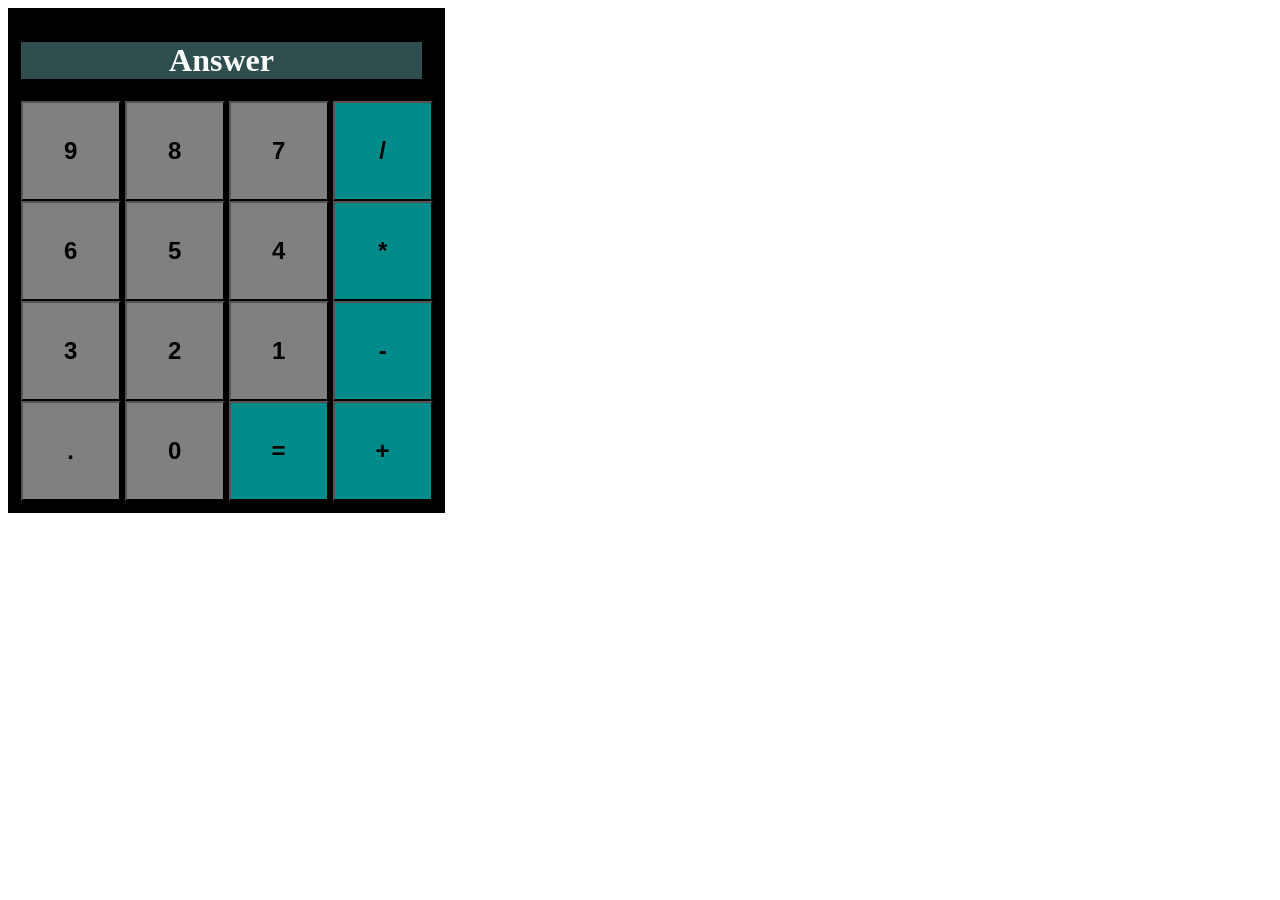
<file: calculate/index.html>
<!DOCTYPE html>
<html lang="en">
<head>
    <meta charset="UTF-8">
    <meta name="viewport" content="width=device-width, initial-scale=1.0">
    <title>Document</title>

    <style>
        button{
            background-color: grey; 
            height: 100px; width: 100px; 
            font-size: x-large; 
            font-weight: bold;
        }
        .operator,.equal{
            background-color: darkcyan;
        }
        .screen{
            background-color:darkslategrey;
            color: white;
            width: 97.5%;
        }
        .main{
            background-color: black;
            padding: 1%;
            width: 412px;
        }
        h2{
            font-weight: lighter;
        }

    </style>
</head>
<body>
    <div class="main">
        <div class="screen">
            <center><h1>Answer</h1></center>
        </div>
            <div class="keys">
                <button class="number">9</button>
                <button class="number">8</button>
                <button class="number">7</button>
                <button class="operator">/</button>

                <br>

                <button class="number">6</button>
                <button class="number">5</button>
                <button class="number">4</button>
                <button class="operator">*</button>

                <br>

                <button class="number">3</button>
                <button class="number">2</button>
                <button class="number">1</button>
                <button class="operator">-</button>

                <br>

                <button class="number">.</button>
                <button class="number">0</button>
                <button class="equal">=</button>
                <button class="operator">+</button>
            </div>
    </div>

    <script src="index.js"></script>
</body>
</html>
</file>
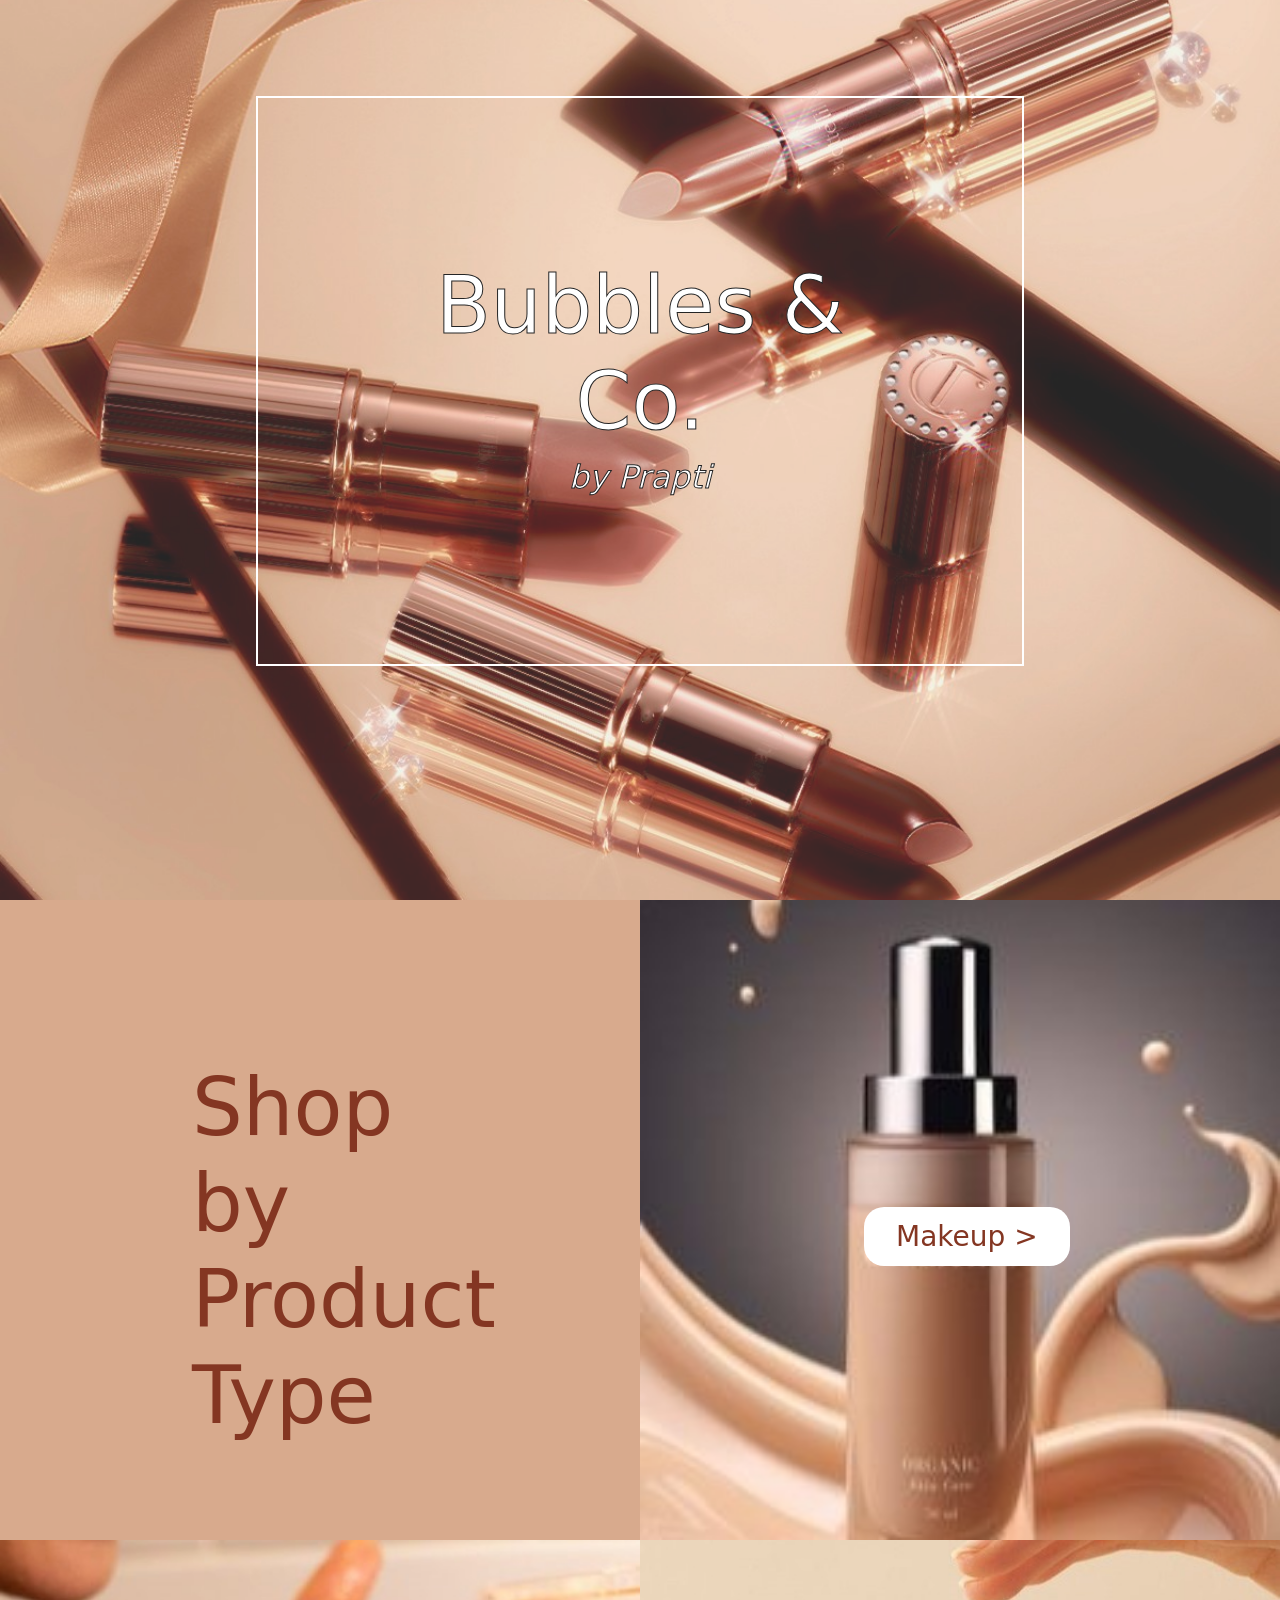
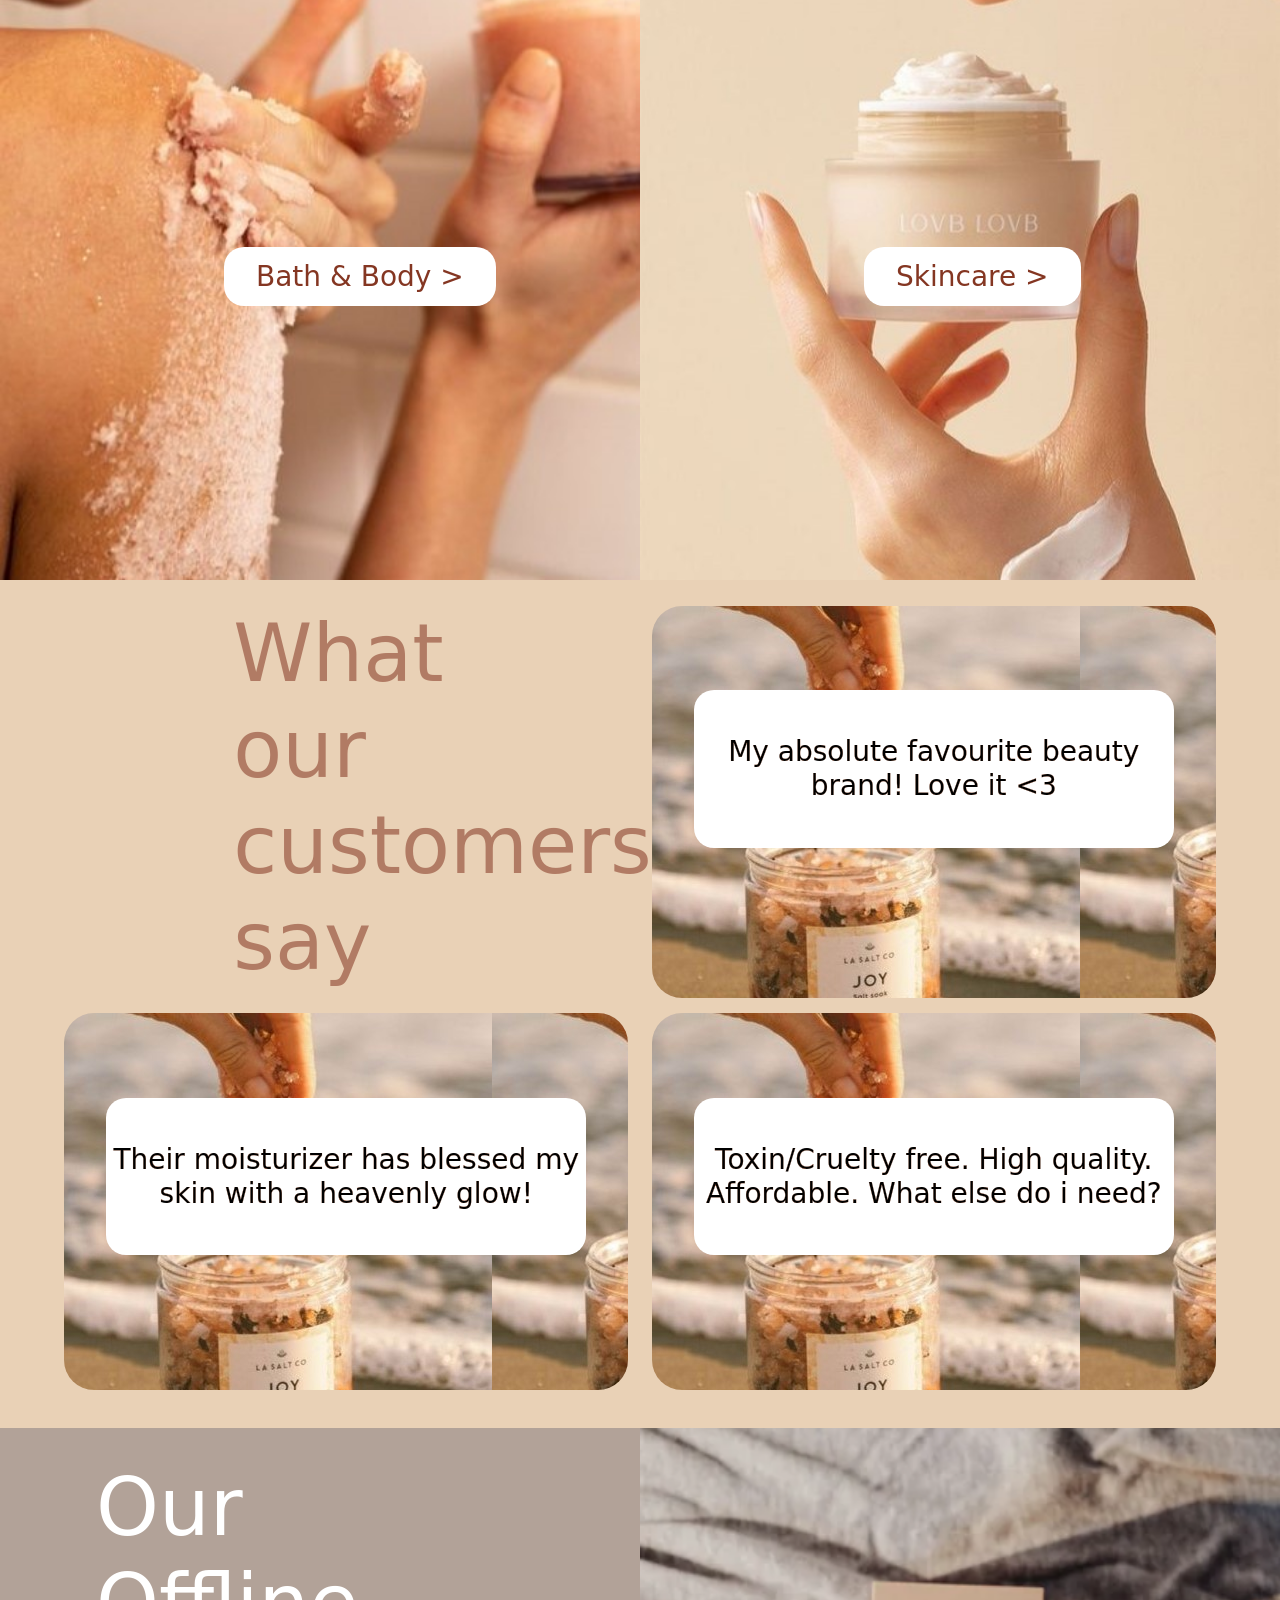
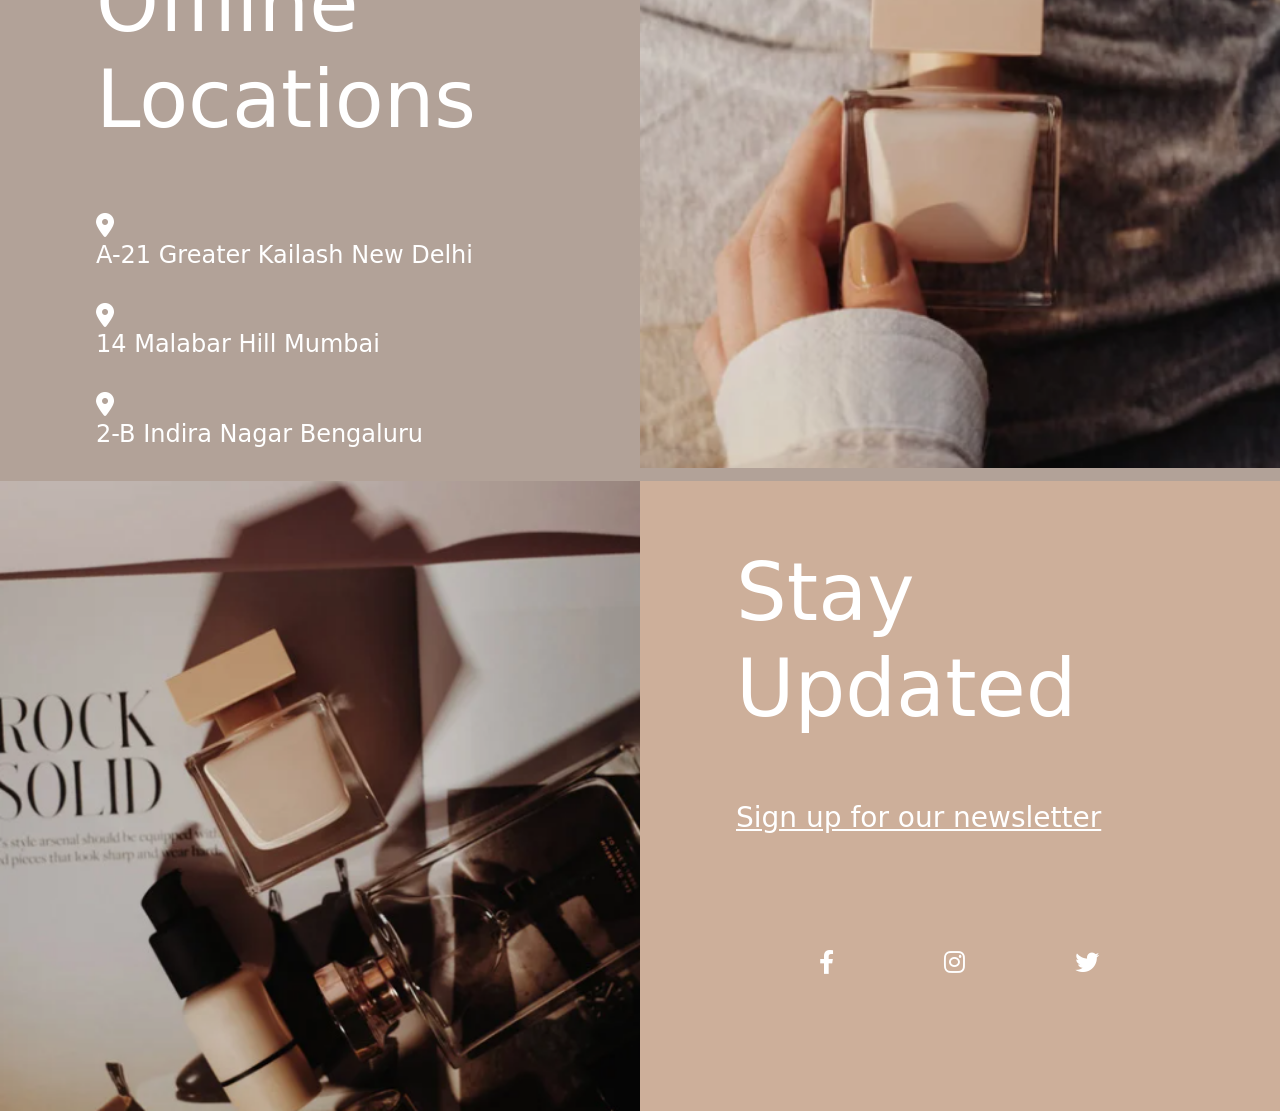
<file: page/index.html>
<!DOCTYPE html>
<html lang="en">
<head>
    <meta charset="UTF-8">
    <meta name="viewport" content="width=device-width, initial-scale=1.0">
    <title>Bubbles & Co.</title>

    <link href="https://cdn.jsdelivr.net/npm/bootstrap@5.3.0-alpha1/dist/css/bootstrap.min.css" rel="stylesheet" integrity="sha384-GLhlTQ8iRABdZLl6O3oVMWSktQOp6b7In1Zl3/Jr59b6EGGoI1aFkw7cmDA6j6gD" crossorigin="anonymous">
    <script src="https://cdn.jsdelivr.net/npm/@popperjs/core@2.9.2/dist/umd/popper.min.js" integrity="sha384-IQsoLXl5PILFhosVNubq5LC7Qb9DXgDA9i+tQ8Zj3iwWAwPtgFTxbJ8NT4GN1R8p" crossorigin="anonymous"></script>
    <script src="https://cdn.jsdelivr.net/npm/bootstrap@5.3.0-alpha1/dist/js/bootstrap.min.js" integrity="sha384-cVKIPhGWiC2Al4u+LWgxfKTRIcfu0JTxR+EQDz/bgldoEyl4H0zUF0QKbrJ0EcQF" crossorigin="anonymous"></script>
    <link rel="stylesheet" href="https://cdnjs.cloudflare.com/ajax/libs/font-awesome/6.0.0-beta3/css/all.min.css">

    <link rel="stylesheet" href="index.css">
</head>
<body>
<div class="one">
    <div class="one-text">
        <h1>Bubbles & Co.</h1>
        <h2><i>by Prapti</i></h2>
    </div>
</div>

<div class="two">
    <div class="two-grid">
        <div>
            <h1>Shop <br>by <br>Product <br> Type</h1>
        </div>
        <div>
            <a href="" class="makeup-link">
                <h3>Makeup ></h3>
                <img src="makeup-pics/foundation.jpg" alt="">
                
            </a>
        </div>

        <div>
            <a href="" class="bath-link">
                <h3>Bath & Body ></h3>
                <img src="makeup-pics/scrub.jpg" alt="">
            </a>
        </div>
        <div>
            <a href="" class="skincare-link">
                <h3>Skincare ></h3>
                <img src="makeup-pics/skincare.jpg" alt="">
            </a>
        </div>
        
    </div>
</div>

<div class="three">
    <div class="three-grid">
        <div>
            <h1>What <br> our <br> customers <br>say</h1>
        </div>
        <div class="cust">
            <h3>My absolute favourite beauty brand! Love it <3</h3>
        </div>
        <div class="cust">
            <h3>Their moisturizer has blessed my skin with a heavenly glow!</h3>
        </div>
        <div class="cust">
            <h3>Toxin/Cruelty free. High quality. Affordable. What else do i need?</h3>
        </div>
    </div>
</div>

<div class="four">
    <div class="four-grid">
        <div>
            <h1>Our <br>Offline <br> Locations</h1><br>
            <h4><i class="fa-solid fa-location-dot fas"></i> <br> A-21 Greater Kailash New Delhi</h4>
            <h4><i class="fa-solid fa-location-dot fas"></i><br> 14  Malabar Hill Mumbai</h4>
            <h4><i class="fa-solid fa-location-dot fas"></i><br> 2-B Indira Nagar Bengaluru</h4>
        </div>
        <img src="makeup-pics/locations.png" alt="">
        <div>

        </div>
    </div>
</div>
    
<div class="five">
    <div class="five-grid">
        <div>
            <img src="makeup-pics/newsletter.png" alt="">
        </div>
        <div>
            <h1>
                Stay <br> Updated
            </h1>
            <h3>
                <a href="">
                    Sign up for our newsletter
                </a>
            </h3>
            <h4>
                <a href="www.facebook.com">
                    <i class="fa-brands fa-facebook-f"></i>
                </a>
               <a href="">
                <i class="fa-brands fa-instagram"></i>
               </a>
                <a href="">
                    <i class="fa-brands fa-twitter"></i>
                </a>
            </h4>
        </div>
    </div>
</div>
</body>
</html>
</file>
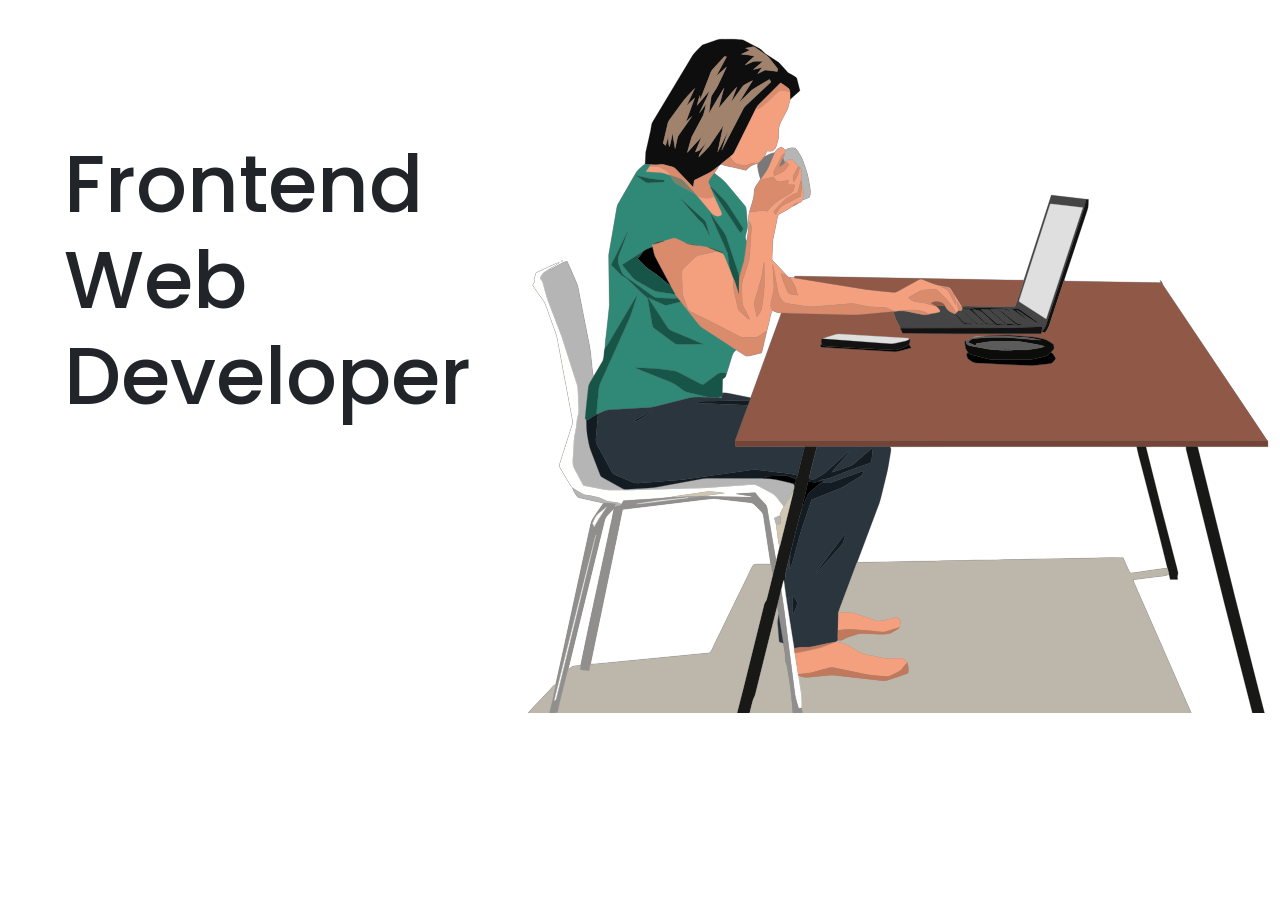
<file: portfolio/index.html>
<!DOCTYPE html>
<html lang="en">
<head>
    <meta charset="UTF-8">
    <meta name="viewport" content="width=device-width, initial-scale=1.0">
    <title>Prapti's Portfolio</title>
    <link rel="preconnect" href="https://fonts.googleapis.com">
    <link rel="preconnect" href="https://fonts.gstatic.com" crossorigin>
    <link href="https://fonts.googleapis.com/css2?family=Josefin+Sans&family=Poppins&display=swap" rel="stylesheet">
    <link href="https://cdn.jsdelivr.net/npm/bootstrap@5.3.0-alpha1/dist/css/bootstrap.min.css" rel="stylesheet" integrity="sha384-GLhlTQ8iRABdZLl6O3oVMWSktQOp6b7In1Zl3/Jr59b6EGGoI1aFkw7cmDA6j6gD" crossorigin="anonymous">
  <script src="https://cdn.jsdelivr.net/npm/@popperjs/core@2.9.2/dist/umd/popper.min.js" integrity="sha384-IQsoLXl5PILFhosVNubq5LC7Qb9DXgDA9i+tQ8Zj3iwWAwPtgFTxbJ8NT4GN1R8p" crossorigin="anonymous"></script>
  <script src="https://cdn.jsdelivr.net/npm/bootstrap@5.0.2/dist/js/bootstrap.min.js" integrity="sha384-cVKIPhGWiC2Al4u+LWgxfKTRIcfu0JTxR+EQDz/bgldoEyl4H0zUF0QKbrJ0EcQF" crossorigin="anonymous"></script>

    <link rel="stylesheet" href="index-styles.css">
</head>
<body>

      <div class="one" id="top">
        <div class="one-sub">
          <img src="page-img.png" alt="" class="delay-class">
          <h1 class="delay-class">Frontend Web <br> Developer</h1>
        </div>

        <h4 class="delay-class">Hi! I'm Prapti.</h4><br>
        <h6 class="delay-class">I am a Web Dev enthusiast and also a keen learner. <br>
            Know more about me ➙
        </h6>

        <div class="btn-list delay-class">
          <button class="btn-1" onclick="window.location.href='about.html';">About Me</button>
          <button class="btn-2">My Resume</button>
        </div>

        <center>
          <a href="#top" class="delay-class" style="color: darkgray;">Back to top</a>
        </center>
        
      </div>
      
  <script src="https://ajax.googleapis.com/ajax/libs/jquery/3.7.0/jquery.min.js"></script>
  <script src="index.js"></script>
</body>
</html>
</file>
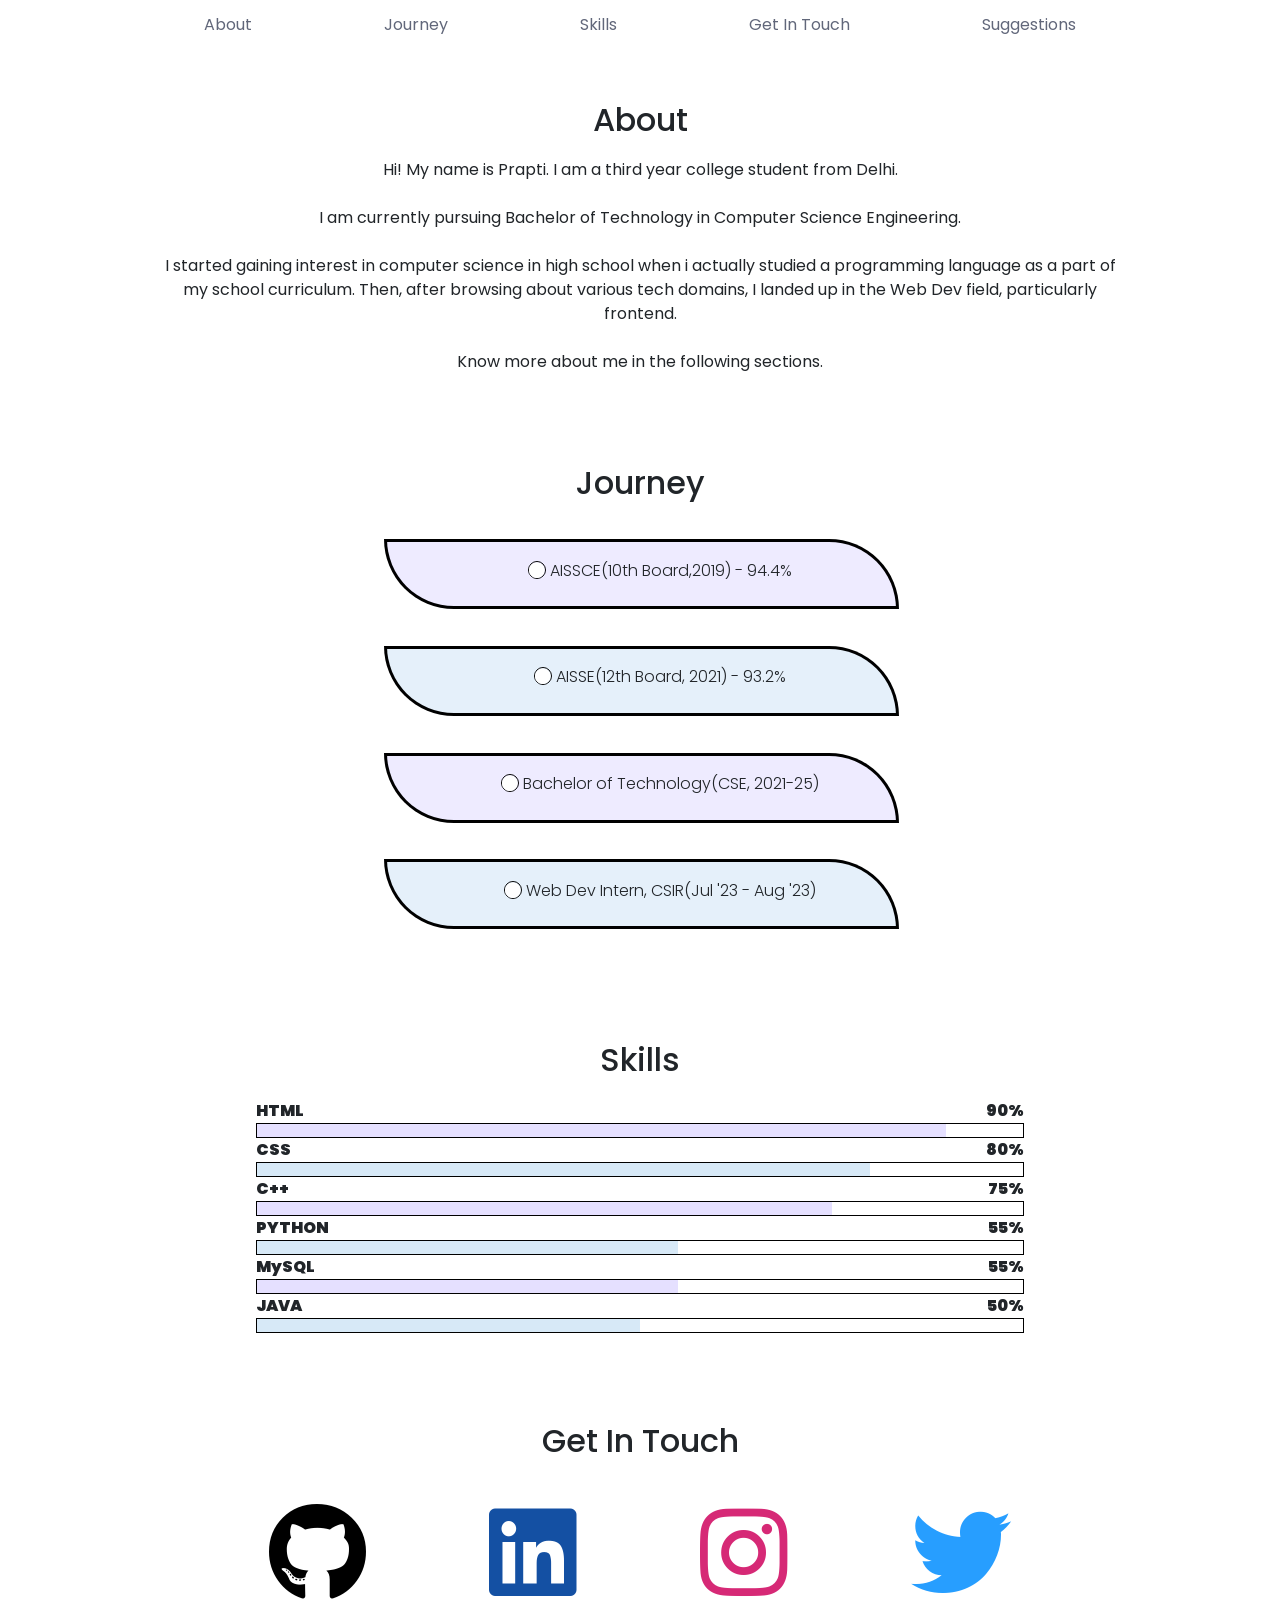
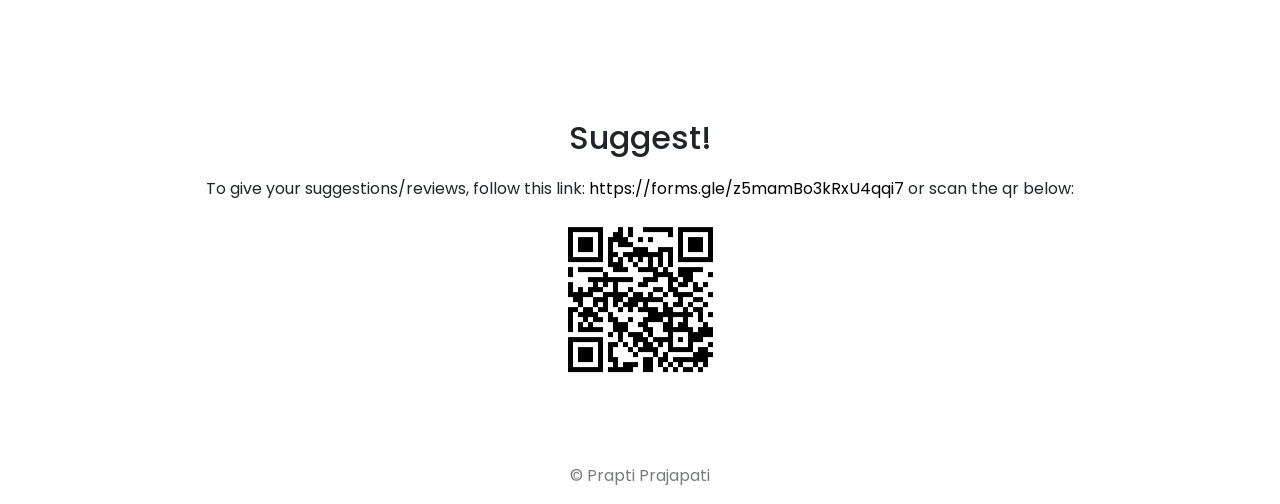
<file: portfolio/about.html>
<!DOCTYPE html>
<html lang="en">
<head>
    <meta charset="UTF-8">
    <meta name="viewport" content="width=device-width, initial-scale=1.0">
    <title>Prapti's Portfolio</title>

    <link rel="preconnect" href="https://fonts.googleapis.com">
    <link rel="preconnect" href="https://fonts.gstatic.com" crossorigin>
    <link href="https://fonts.googleapis.com/css2?family=Josefin+Sans&family=Poppins&display=swap" rel="stylesheet">
    <link href="https://cdn.jsdelivr.net/npm/bootstrap@5.3.0-alpha1/dist/css/bootstrap.min.css" rel="stylesheet" integrity="sha384-GLhlTQ8iRABdZLl6O3oVMWSktQOp6b7In1Zl3/Jr59b6EGGoI1aFkw7cmDA6j6gD" crossorigin="anonymous">
    <script src="https://cdn.jsdelivr.net/npm/@popperjs/core@2.9.2/dist/umd/popper.min.js" integrity="sha384-IQsoLXl5PILFhosVNubq5LC7Qb9DXgDA9i+tQ8Zj3iwWAwPtgFTxbJ8NT4GN1R8p" crossorigin="anonymous"></script>
    <script src="https://cdn.jsdelivr.net/npm/bootstrap@5.0.2/dist/js/bootstrap.min.js" integrity="sha384-cVKIPhGWiC2Al4u+LWgxfKTRIcfu0JTxR+EQDz/bgldoEyl4H0zUF0QKbrJ0EcQF" crossorigin="anonymous"></script>

    <link rel="stylesheet" href="https://cdnjs.cloudflare.com/ajax/libs/font-awesome/5.15.3/css/all.min.css">

    <link rel="stylesheet" href="about-styles.css">
</head>
<body>
    <div class="links" id="#about-top">
    <a href="#about">About</a>
    <a href="#edu">Journey</a>
    <a href="#exp">Skills</a>
    <a href="#contact">Get In Touch</a>
    <a href="#suggest">Suggestions</a>
</div>



    <div class="main one"  id="about">
        <h2>About</h2>
        <div class="about sub">Hi! My name is Prapti. I am a third year college student from Delhi. <br><br>
                               I am currently pursuing Bachelor of Technology in Computer Science Engineering. <br><br>
                               I started gaining interest in computer science in high school when i actually studied a 
                               programming language as a part of my school curriculum. Then, after browsing about various 
                               tech domains, I landed up in the Web Dev field, particularly frontend. <br><br>
                               Know more about me in the following sections.
        </div>

    </div>


    <div class="main two" id="edu">
        <h2>Journey</h2>
        <div class="edu sub">
          <div class="journey j-purple">
            <h6>
              <i class="fas fa-regular fa-circle"></i> 
              AISSCE(10th Board,2019) - 94.4%
            </h6>
          
          </div>
          <div class="journey j-blue">
            <h6>
              <i class="fas fa-regular fa-circle"></i>
              AISSE(12th Board, 2021) - 93.2%
            </h6>
          </div>
          <div class="journey j-purple">
            <h6>
              <i class="fas fa-regular fa-circle"></i>
              Bachelor of Technology(CSE, 2021-25)
            </h6>
          </div>
          <div class="journey j-blue">
            <h6>
              <i class="fas fa-regular fa-circle"></i>
              Web Dev Intern, CSIR(Jul '23 - Aug '23)
            </h6>
          </div>
        </div>

    </div>
    

    <div class="main three" id="exp">
        <h2>Skills</h2>
            <div class="exp-sub sub" style="width:60%; margin-left:20%;"><div class="box">
                <div class="text">
                  <div>
                    <b>HTML</b>
                  </div>
                  <div>
                    <b>90%</b>
                  </div>
                </div>
                <div class="bar-container">
                  <div class="bar-filled purple-bg" style="width: 90%;"></div> <!-- Adjust the width as needed -->
                </div>
              </div>
              
              <div class="box">
                <div class="text">
                  <div>
                    <b>CSS</b>
                  </div>
                  <div>
                    <b>80%</b>
                  </div>
                </div>
                <div class="bar-container">
                  <div class="bar-filled blue-bg" style="width: 80%;"></div> <!-- Adjust the width as needed -->
                </div>
              </div>
              <div class="box">
                <div class="text">
                  <div>
                    <b>C++</b>
                  </div>
                  <div>
                    <b>75%</b>
                  </div>
                </div>
                <div class="bar-container">
                  <div class="bar-filled purple-bg" style="width: 75%;"></div> <!-- Adjust the width as needed -->
                </div>
              </div>
              <div class="box">
                <div class="text">
                  <div>
                    <b>PYTHON</b>
                  </div>
                  <div>
                    <b>55%</b>
                  </div>
                </div>
                <div class="bar-container">
                  <div class="bar-filled blue-bg" style="width: 55%;"></div> <!-- Adjust the width as needed -->
                </div>
              </div>
              <div class="box">
                <div class="text">
                  <div>
                    <b>MySQL</b>
                  </div>
                  <div>
                    <b>55%</b>
                  </div>
                </div>
                <div class="bar-container">
                  <div class="bar-filled purple-bg" style="width: 55%;"></div> <!-- Adjust the width as needed -->
                </div>
              </div>
              <div class="box">
                <div class="text">
                  <div>
                    <b>JAVA</b>
                  </div>
                  <div>
                    <b>50%</b>
                  </div>
                </div>
                <div class="bar-container">
                  <div class="bar-filled blue-bg" style="width: 50%;"></div> <!-- Adjust the width as needed -->
                </div>
              </div>
                </div>
        
       

    </div>
    

    <div class="main four" id="contact">
        <h2>Get In Touch</h2>
        <div class="contact sub">
          <div class="social-icons">
            <a href="https://github.com/praaptiiiii">
              <i class="fab fa-github" style="color: black;"></i>
            </a>
            <a href="https://www.linkedin.com/in/prapti-prajapati-6a5241232/">
              <i class="fab fa-linkedin" style="color: #1450A3;"></i>
            </a>
            <a href="https://www.instagram.com">
              <i class="fab fa-instagram" style="color: rgb(214,41,118);"></i>
            </a>
            <a href="https://www.twitter.com">
              <i class="fab fa-twitter" style="color: #279EFF;"></i>
            </a>
          </div>
        </div>
    
    </div>
    

    <div class="main five" id="suggest">
        <h2>Suggest!</h2>
        <div class="sub suggest-sub">To give your suggestions/reviews, follow this link: <a href="https://forms.gle/z5mamBo3kRxU4qqi7" 
          style="color: black; margin:0; padding: 0;">https://forms.gle/z5mamBo3kRxU4qqi7</a> or scan the qr below:
            <br><br>
            <img src="qr_image.png" alt=""> 
        </div>


    </div>
        
    <footer>
      <p>© Prapti Prajapati</p>
    </footer>

    <script src="https://ajax.googleapis.com/ajax/libs/jquery/3.7.0/jquery.min.js"></script>
    <script src="about.js"></script>

</body>
</html>
</file>
<file: page/index.css>
body, html {
    height: 100%;
}
  
  .one {
    /* The image used */
    background-image: url("makeup-pics/lipstick-bg-new.jpg");
    opacity: 0.85;
    /* Full height */
    height: 100%;
    z-index: -1;
    /* Center and scale the image nicely */
    background-position: center;
    background-repeat: no-repeat;
    background-size: cover;
    padding-top: 7.5%;
}
.one-text{
    z-index: 1;
    color: white;
    border: 2px solid white;
    margin-left: 20%;
    margin-right: 20%;
    text-align: center;
    padding: 12.5%;
    
    -webkit-text-stroke-width: 1px;
    -webkit-text-stroke-color: black;
}
h1{
    font-size: 5rem;
}

.two{
    background-color: #D8AA8D;
    color: #843622;
}
.two-grid{
    display: grid;
    grid-template-columns: 1fr 1fr;
    grid-template-rows: 1fr 1fr;
}
.two h1 {
    font-weight:300;
    margin-left: 30%;
    margin-top: 25%;
}
.two img{
    width: 100%;
}
.two a{
    color: #843622;
    text-align: center;
    text-decoration: none;
    font-weight: lighter;
    position: relative;
}
a h3{
    position: absolute;
    margin-top: 48%;
    margin-left: 35%;
    text-align: center;
    color: #843622;
    background-color: white;
    padding: 2% 5%;
    border-radius: 20px 20px;
}
a h3:hover{
    padding: 3.5% 5%;
}

.three{
    background-color: #E9D1B6;
    padding-bottom: 3%;
}
.three-grid{
    display: grid;
    grid-template-columns: 1fr 1fr;
    grid-template-rows: 1fr 1fr;
    padding-top: 2%;
    gap: 2%;
    margin-left: 5%;
    margin-right: 5%;
}
.three-grid>div{
    width: 100%;
}
.three h1{
    font-weight: 300;
    margin-left: 5%;
    color: #B17B64;
    margin-left: 30%;
}
.three h3:hover{
    font-size: 1.9rem;
}
.cust{
    background-image: url("makeup-pics/customer.jpg");
    border-radius: 30px 30px;
    color: black;
}
.cust>h3{
    text-align: center;
    color: black;
    -webkit-text-stroke: 0.2px;
    -webkit-text-stroke-color: #A45936;
    background-color: white;
    border-radius: 20px 20px;
    margin-top: 15%;
    margin-left: 7.5%;
    margin-right: 7.5%;
    padding-top: 8%;
    padding-bottom: 8%;
}


.four{
    background-color: #B2A298;
    color: white;
}
.four-grid{
    display: grid;
    grid-template-columns: 1fr 1fr;
}
.four-grid img{
    width: 100%;
}
.four h1{
    font-weight: 300;
    margin-left: 15%;
    margin-top: 5%;
}
.four h4{
    margin: 5%;
    margin-left: 15%;
}

.five{
    background-color: #CDAF9A;
    color: white;
}
.five-grid{
    display: grid;
    grid-template-columns: 1fr 1fr;
}
.five-grid img{
    width: 100%;
}
.five h1{
    font-weight: 300;
    margin-left: 15%;
    margin-top: 10%;
}
.five h3{
    margin: 5%;
    margin-left: 15%;
    font-weight: 350;
    text-decoration: underline;
    margin-bottom: 10%;
    margin-top: 10%;
}
.five h4{
    margin-left: 20%;
}
.five a{
    color: white;
    text-decoration: none;
}
.five i{
    margin-left: 10%;
    margin-right: 10%;
    margin-top: 10%;
}
.five i:hover{
    border: 0.8px solid white;
    font-size: 200%;
}
</file>
<file: portfolio/index-styles.css>
body{
    font-family: 'Josefin Sans', sans-serif;
    font-family: 'Poppins', sans-serif;
}

.one,body{
    
    background-image: url("https://e0.pxfuel.com/wallpapers/1001/972/desktop-wallpaper-opera-r3-light-theme-background.jpg");
}

.one{ 
    padding-top: 3%;
    padding-left: 5%;
    padding-bottom: 1%;
}

.one h1{
    padding-top: 8%;
    font-size: 5rem;
    padding-bottom: 2.5%;
}

button{
    margin: 4%;
    font-size: 1.2rem;
}
img{
    float: right;
    height: 27%;
}
.btn-1{
    background-color: #E5E0FF;
    text-decoration: none;
    opacity: 0.96;
}
.btn-2{
    background-color: #D7E9F7;
    opacity: 0.96;
    text-decoration: none;
}
.btn-1:hover,.btn-2:hover{
    opacity: 1;
    font-weight: 350;
}

@media(max-width:768px){
    
    .one h1{
        font-size: 4.3rem;
        padding-bottom: 10%;
        padding-top: 7%;
    }
    img{
        float: none;
        width: 65%;
        margin-left: 15%;
        margin-bottom: 5%;
    }
    .btn-1{
        margin-left: 20%;
    }
    .btn-list{
        margin-top: 4%;
        margin-bottom: 4%;
    }
}
@media(max-width:1000px){
    img{
        width: 50%;
    }
    .one-sub{
        display: flex;
        flex-wrap: wrap-reverse;
    }
}
@media(min-width:769px){
    a{
        display: none;
        visibility: hidden;
    }
}

.text-hover{
    font-weight: bold;
    font-size: 1.5rem;
}
</file>
<file: portfolio/about-styles.css>
body{
    font-family: 'Josefin Sans', sans-serif;
    font-family: 'Poppins', sans-serif;
    background-image: url("https://e0.pxfuel.com/wallpapers/1001/972/desktop-wallpaper-opera-r3-light-theme-background.jpg");
    text-align: center;
}

a{
    color: #61677A;
    margin: 5%;
    text-decoration: none;
}
a:hover{
    color: #000;
    border: black solid 0.5px;
}
.links{
    padding-top: 1%;
}

.main{
    padding-top: 2%;
    padding-bottom: 2%;
}
.sub{
    margin-left: 12.5%;
    margin-right: 12.5%;
}
.main:hover{
    transform: scale(1.02);
}
h2{
    margin-top:3%;
    margin-bottom: 1.5%;
}
.two h6{
    font-weight: 300;
}
.edu{
    margin-left: 30%;
}

.about,.suggest-sub{
    z-index: 1;
    overflow: hidden;
    position: relative;
}
.about:hover::before,.suggest-sub:hover::before{
    content: ' ';
    position: absolute;
    top: 0;
    left: 100%;
    width: 100%;
    height: 100%;
    opacity: 0.45;
    animation: journey 0.9s;
    z-index: -1;
    background-color: black;
    opacity: 0.10;
}
/* Style for elements with class .journey */
.journey {
    width: 70%;
    border: 3px solid black;
    background-color: rgba(0, 0, 0, 0.5);
    padding-left: 5%;
    padding-top: 2.5%;
    padding-bottom: 2.5%;
    position: relative;
    margin-bottom: 3%;
    margin-top: 5%;
    border-radius: 0 70px;
    z-index: 1;
    overflow: hidden;
  }

  .journey:hover::before {
    content: ' ';
    position: absolute;
    top: 0;
    left: 100%;
    width: 100%;
    height: 100%;
    opacity: 0.45;
    animation: journey 0.6s;
    z-index: -1;
  }
  .j-blue{
    background-color: rgb(215,233,247,0.65);
  }
  .j-purple{
    background-color: rgb(229,224,255,0.65);
  }
  .j-purple:hover::before{
    background-color: rgb(157, 68, 192);
  }
  .j-blue:hover::before{
    background-color: rgb(39, 158, 255);
  }

  @keyframes journey {
    0% {
      left: -100%;
    }
    100% {
      left: 100%;
    }
  }
  

.two i{
    color: white;
    border:0.5px solid black; 
    border-radius: 50%;
}


.text {
    display: flex;
    justify-content: space-between;
    align-items: center;
    font-weight: bold;
  }
  
  .bar-container {
    background-color: white; 
    height: 15px;
    border: 0.5px solid black;
  }
  
  .bar-filled {
    height: 100%;
  }
  .purple-bg{
      background-color: #E5E0FF;
  }
  .blue-bg{
      background-color: #D7E9F7;
  }


  .four a{
    font-size: 100px;
  }
  .four a :hover{
    margin-left:2.5%;
  }

  @media(max-width:768px){
    .links{
        padding-bottom: 4%;
    }
    h2{
        margin-top:6%;
        margin-bottom: 3%;
    }
    .four a :hover{
        margin-left:6%;
    }
    .journey{
        width: 100%;
        border-radius: 0 40px;
    }
    .edu{
        margin-left: 10%;
    }
  }

  footer{
    margin-top: 5%;
    opacity: 0.6;
  }
</file>
